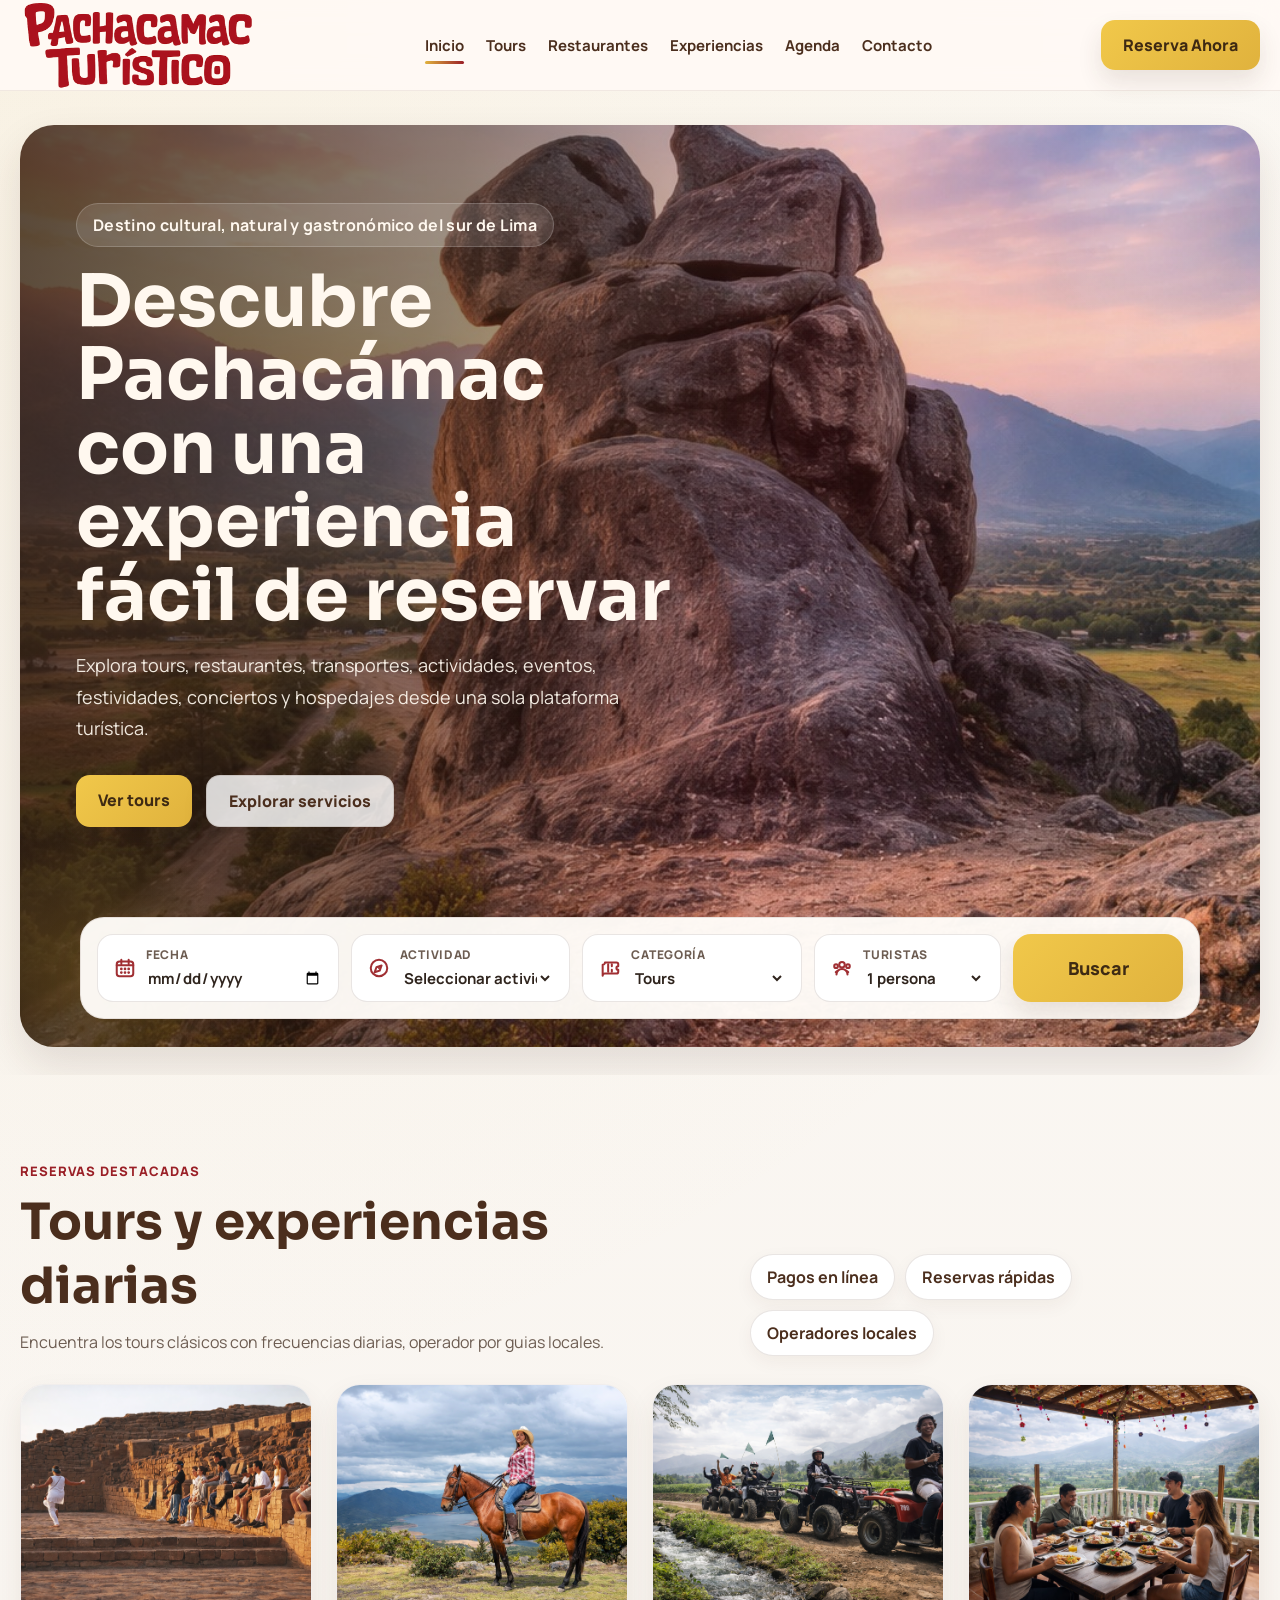
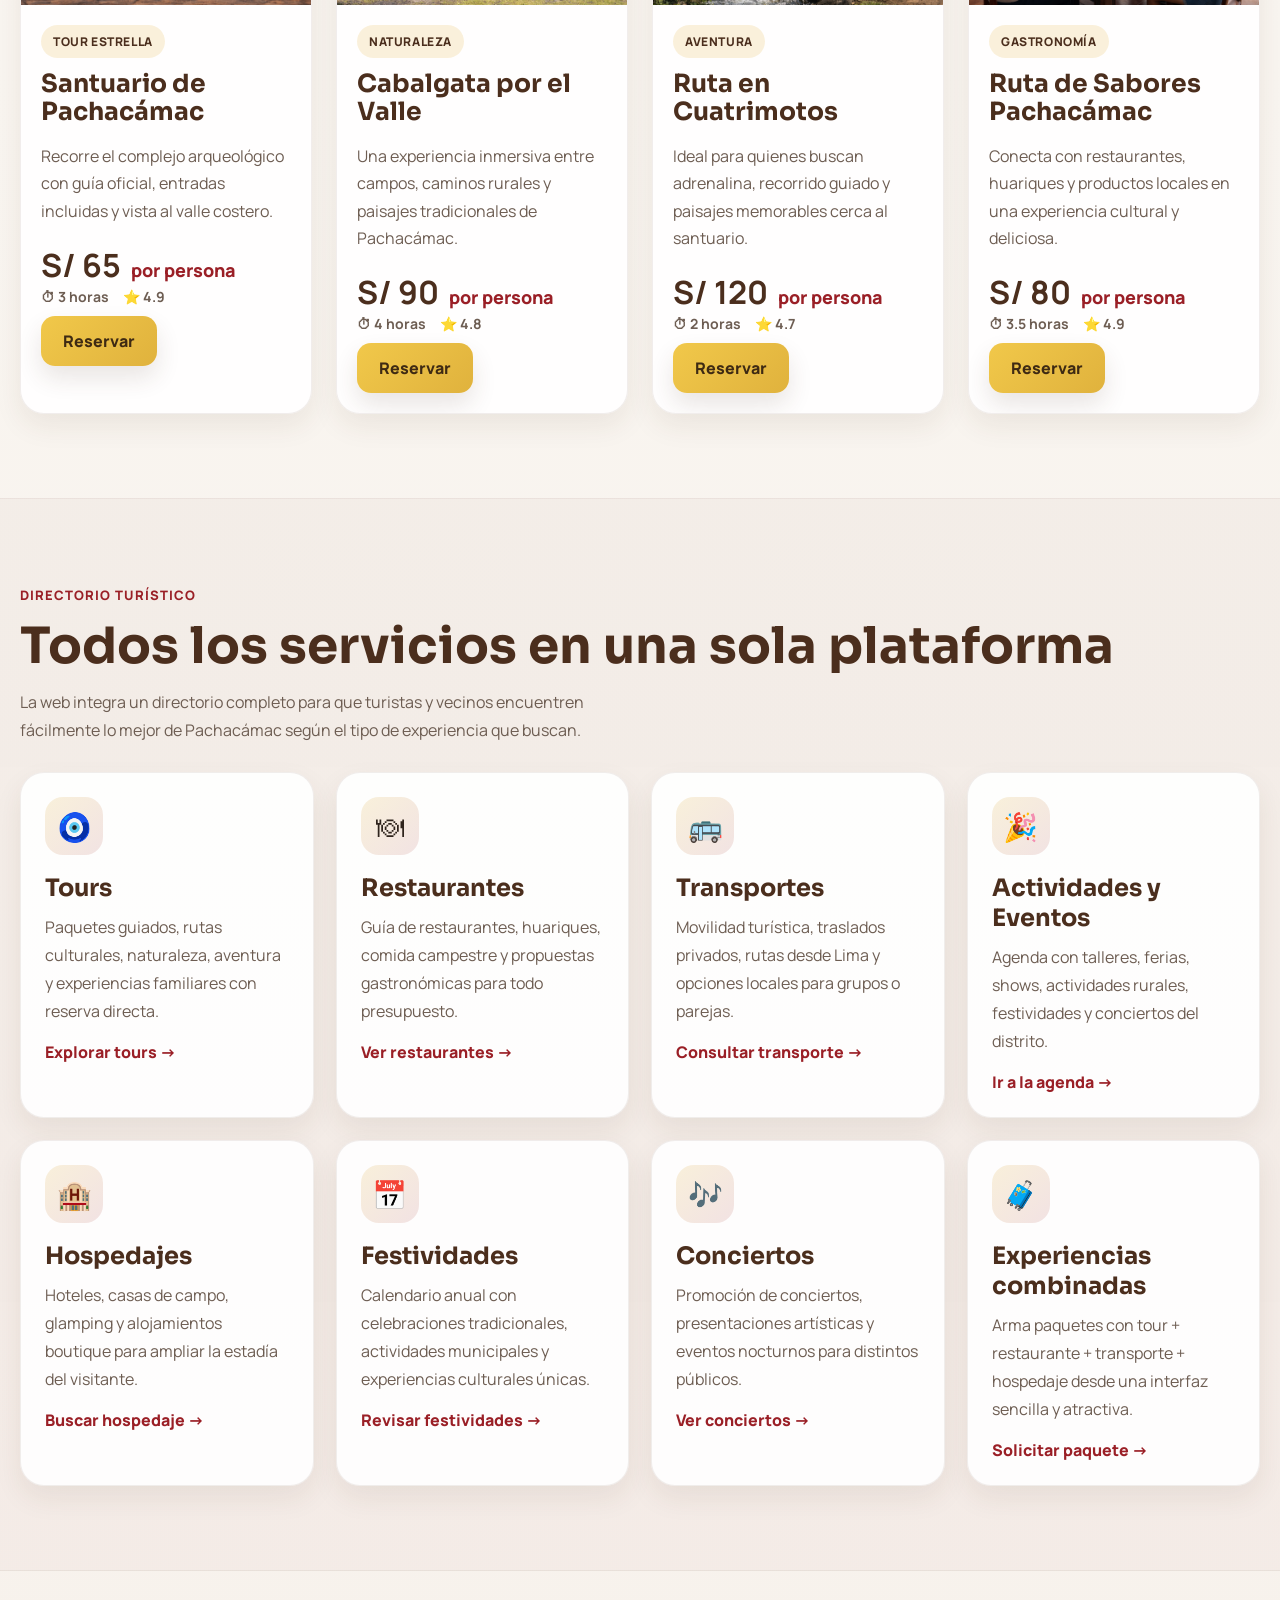
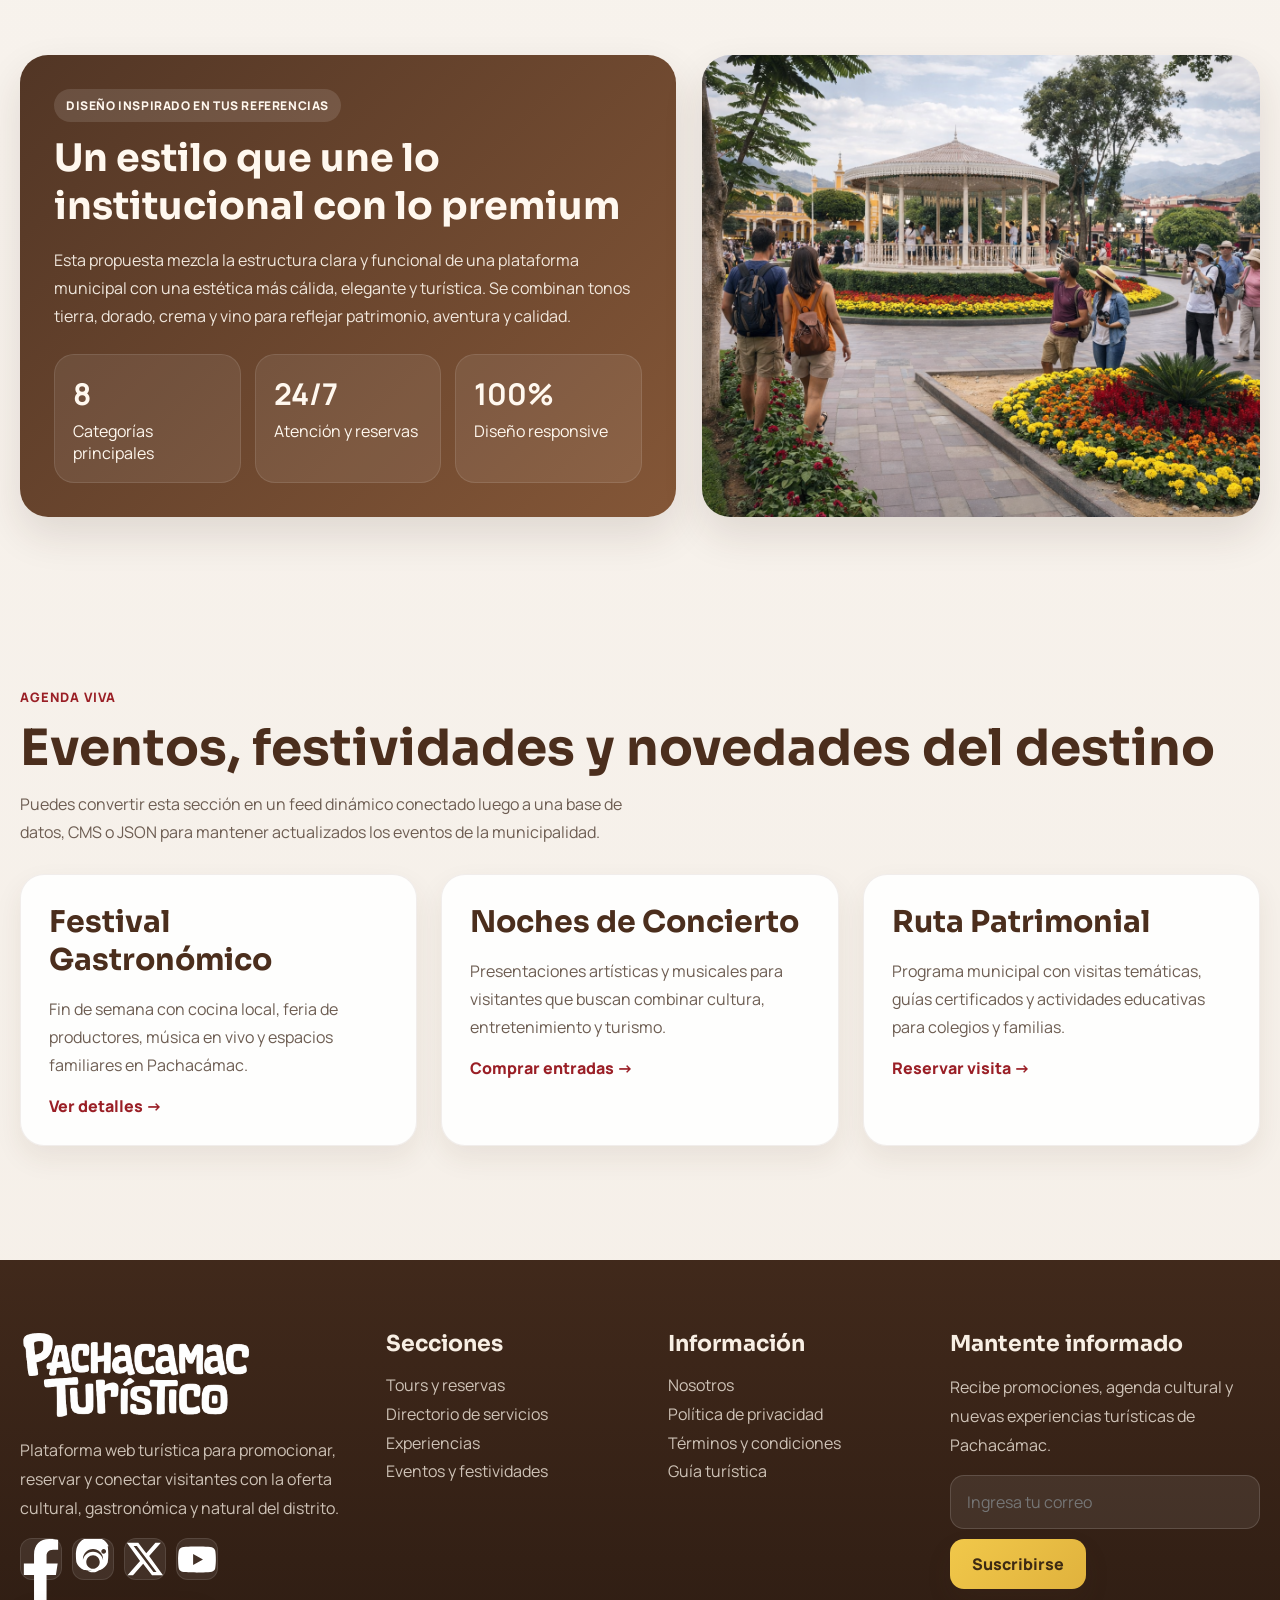
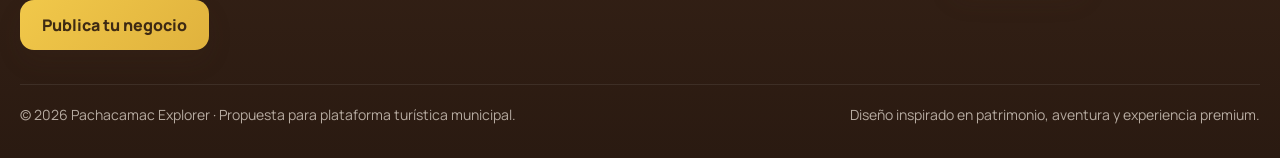
<file: index.html>
<!DOCTYPE html>
<html lang="es">
<head>
  <meta charset="UTF-8" />
  <meta name="viewport" content="width=device-width, initial-scale=1.0" />
  <title>Pachacámac Explorer | Plataforma de Turismo</title>
  <meta name="description" content="Plataforma web de turismo de la Municipalidad de Pachacámac con tours, restaurantes, transportes, actividades, eventos, festividades, conciertos y hospedajes." />
  <link rel="preconnect" href="https://fonts.googleapis.com">
  <link rel="preconnect" href="https://fonts.gstatic.com" crossorigin>
  <link href="https://fonts.googleapis.com/css2?family=Manrope:wght@400;500;600;700;800&family=Sora:wght@600;700;800&display=swap" rel="stylesheet">
  <link rel="stylesheet" href="assets/css/styles.css">
</head>
<body>
  <div id="header-placeholder"></div>

  <main>
    <section class="hero" id="inicio">
      <div class="container">
        <div class="hero-shell">
          <div class="hero-content">
            <div class="eyebrow">Destino cultural, natural y gastronómico del sur de Lima</div>
            <h1>Descubre Pachacámac con una experiencia fácil de reservar</h1>
            <p>
              Explora tours, restaurantes, transportes, actividades, eventos, festividades, conciertos y hospedajes
              desde una sola plataforma turística.
            </p>
            <div class="hero-actions">
              <a class="btn btn-primary" href="#tours">Ver tours</a>
              <a class="btn btn-secondary" href="#servicios">Explorar servicios</a>
            </div>
          </div>

          <form class="search-bar" onsubmit="handleSearch(event)">
            <div class="search-grid">
              <div class="field">
                <div class="field-icon">
                  <img src="assets/icons/calendar.svg" alt="Fecha">
                </div>
                <div class="field-content">
                  <label for="fecha">Fecha</label>
                  <input id="fecha" type="date" required>
                </div>
              </div>

              <div class="field">
                <div class="field-icon">
                  <img src="assets/icons/compass.svg" alt="Actividad">
                </div>
                <div class="field-content">
                  <label for="actividad">Actividad</label>
                  <select id="actividad" required>
                    <option value="">Seleccionar actividad</option>
                    <option>Tour arqueológico</option>
                    <option>Cabalgata</option>
                    <option>Cuatrimotos</option>
                    <option>Ruta gastronómica</option>
                    <option>Evento cultural</option>
                    <option>Hospedaje</option>
                    <option>Transporte turístico</option>
                  </select>
                </div>
              </div>

              <div class="field">
                <div class="field-icon">
                  <img src="assets/icons/ticket.svg" alt="Categoría">
                </div>
                <div class="field-content">
                  <label for="categoria">Categoría</label>
                  <select id="categoria">
                    <option>Tours</option>
                    <option>Restaurantes</option>
                    <option>Transportes</option>
                    <option>Actividades</option>
                    <option>Eventos</option>
                    <option>Festividades</option>
                    <option>Conciertos</option>
                    <option>Hospedajes</option>
                  </select>
                </div>
              </div>

              <div class="field">
                <div class="field-icon">
                  <img src="assets/icons/users.svg" alt="Turistas">
                </div>
                <div class="field-content">
                  <label for="personas">Turistas</label>
                  <select id="personas">
                    <option>1 persona</option>
                    <option>2 personas</option>
                    <option>3 personas</option>
                    <option>4 personas</option>
                    <option>5+ personas</option>
                  </select>
                </div>
              </div>

              <button class="btn btn-primary search-btn" type="submit">Buscar</button>
            </div>
          </form>
        </div>
      </div>
    </section>

    <section id="tours">
      <div class="container">
        <div class="section-head">
          <div class="section-copy">
            <span>Reservas destacadas</span>
            <h2>Tours y experiencias diarias</h2>
            <p>
              Encuentra los tours clásicos con frecuencias diarias, operador por guias locales.
            </p>
          </div>
          <div class="chips">
            <div class="chip">Pagos en línea</div>
            <div class="chip">Reservas rápidas</div>
            <div class="chip">Operadores locales</div>
          </div>
        </div>

        <div class="cards-grid">
          <article class="tour-card">
            <div class="card-image">
              <img src="assets/img/tour-santuario.png" alt="Santuario de Pachacámac" />
            </div>
            <div class="card-body">
              <span class="badge">Tour estrella</span>
              <h3 class="card-title sm">Santuario de Pachacámac</h3>
              <p class="card-text">Recorre el complejo arqueológico con guía oficial, entradas incluidas y vista al valle costero.</p>
              <div class="meta-row">
                <div>
                  <div class="price"><strong>S/ 65</strong> por persona</div>
                  <div class="mini-meta"><span>⏱ 3 horas</span><span>⭐ 4.9</span></div>
                </div>
                <a href="#contacto" class="btn btn-primary">Reservar</a>
              </div>
            </div>
          </article>

          <article class="tour-card">
            <div class="card-image">
              <img src="assets/img/tour-cabalgata.png" alt="Cabalgata por el valle" />
            </div>
            <div class="card-body">
              <span class="badge">Naturaleza</span>
              <h3 class="card-title sm">Cabalgata por el Valle</h3>
              <p class="card-text">Una experiencia inmersiva entre campos, caminos rurales y paisajes tradicionales de Pachacámac.</p>
              <div class="meta-row">
                <div>
                  <div class="price"><strong>S/ 90</strong> por persona</div>
                  <div class="mini-meta"><span>⏱ 4 horas</span><span>⭐ 4.8</span></div>
                </div>
                <a href="#contacto" class="btn btn-primary">Reservar</a>
              </div>
            </div>
          </article>

          <article class="tour-card">
            <div class="card-image">
              <img src="assets/img/tour-cuatrimotos.png" alt="Aventura en cuatrimotos" />
            </div>
            <div class="card-body">
              <span class="badge">Aventura</span>
              <h3 class="card-title sm">Ruta en Cuatrimotos</h3>
              <p class="card-text">Ideal para quienes buscan adrenalina, recorrido guiado y paisajes memorables cerca al santuario.</p>
              <div class="meta-row">
                <div>
                  <div class="price"><strong>S/ 120</strong> por persona</div>
                  <div class="mini-meta"><span>⏱ 2 horas</span><span>⭐ 4.7</span></div>
                </div>
                <a href="#contacto" class="btn btn-primary">Reservar</a>
              </div>
            </div>
          </article>

          <article class="tour-card">
            <div class="card-image">
              <img src="assets/img/tour-gastronomia.png" alt="Gastronomía local" />
            </div>
            <div class="card-body">
              <span class="badge">Gastronomía</span>
              <h3 class="card-title sm">Ruta de Sabores Pachacámac</h3>
              <p class="card-text">Conecta con restaurantes, huariques y productos locales en una experiencia cultural y deliciosa.</p>
              <div class="meta-row">
                <div>
                  <div class="price"><strong>S/ 80</strong> por persona</div>
                  <div class="mini-meta"><span>⏱ 3.5 horas</span><span>⭐ 4.9</span></div>
                </div>
                <a href="#contacto" class="btn btn-primary">Reservar</a>
              </div>
            </div>
          </article>
        </div>
      </div>
    </section>

    <section class="services-wrap" id="servicios">
      <div class="container">
        <div class="section-head">
          <div class="section-copy">
            <span>Directorio turístico</span>
            <h2>Todos los servicios en una sola plataforma</h2>
            <p>
              La web integra un directorio completo para que turistas y vecinos encuentren fácilmente lo mejor de
              Pachacámac según el tipo de experiencia que buscan.
            </p>
          </div>
        </div>

        <div class="services-grid">
          <article class="service-card">
            <div class="service-icon">🧿</div>
            <h3>Tours</h3>
            <p>Paquetes guiados, rutas culturales, naturaleza, aventura y experiencias familiares con reserva directa.</p>
            <a class="service-link" href="#tours">Explorar tours →</a>
          </article>

          <article class="service-card">
            <div class="service-icon">🍽</div>
            <h3>Restaurantes</h3>
            <p>Guía de restaurantes, huariques, comida campestre y propuestas gastronómicas para todo presupuesto.</p>
            <a class="service-link" href="restaurantes.html">Ver restaurantes →</a>
          </article>

          <article class="service-card">
            <div class="service-icon">🚌</div>
            <h3>Transportes</h3>
            <p>Movilidad turística, traslados privados, rutas desde Lima y opciones locales para grupos o parejas.</p>
            <a class="service-link" href="#contacto">Consultar transporte →</a>
          </article>

          <article class="service-card">
            <div class="service-icon">🎉</div>
            <h3>Actividades y Eventos</h3>
            <p>Agenda con talleres, ferias, shows, actividades rurales, festividades y conciertos del distrito.</p>
            <a class="service-link" href="#agenda">Ir a la agenda →</a>
          </article>

          <article class="service-card">
            <div class="service-icon">🏨</div>
            <h3>Hospedajes</h3>
            <p>Hoteles, casas de campo, glamping y alojamientos boutique para ampliar la estadía del visitante.</p>
            <a class="service-link" href="#contacto">Buscar hospedaje →</a>
          </article>

          <article class="service-card">
            <div class="service-icon">📅</div>
            <h3>Festividades</h3>
            <p>Calendario anual con celebraciones tradicionales, actividades municipales y experiencias culturales únicas.</p>
            <a class="service-link" href="#agenda">Revisar festividades →</a>
          </article>

          <article class="service-card">
            <div class="service-icon">🎶</div>
            <h3>Conciertos</h3>
            <p>Promoción de conciertos, presentaciones artísticas y eventos nocturnos para distintos públicos.</p>
            <a class="service-link" href="#agenda">Ver conciertos →</a>
          </article>

          <article class="service-card">
            <div class="service-icon">🧳</div>
            <h3>Experiencias combinadas</h3>
            <p>Arma paquetes con tour + restaurante + transporte + hospedaje desde una interfaz sencilla y atractiva.</p>
            <a class="service-link" href="#contacto">Solicitar paquete →</a>
          </article>
        </div>
      </div>
    </section>

    <section id="experiencias">
      <div class="container">
        <div class="experience">
          <div class="experience-panel">
            <span class="badge badge-light">Diseño inspirado en tus referencias</span>
            <h3>Un estilo que une lo institucional con lo premium</h3>
            <p>
              Esta propuesta mezcla la estructura clara y funcional de una plataforma municipal con una estética más cálida,
              elegante y turística. Se combinan tonos tierra, dorado, crema y vino para reflejar patrimonio, aventura y calidad.
            </p>
            <div class="stats">
              <div class="stat">
                <strong>8</strong>
                <span>Categorías principales</span>
              </div>
              <div class="stat">
                <strong>24/7</strong>
                <span>Atención y reservas</span>
              </div>
              <div class="stat">
                <strong>100%</strong>
                <span>Diseño responsive</span>
              </div>
            </div>
          </div>

          <div class="experience-image">
            <img src="assets/img/experiencia-pachacamac.png" alt="Turistas explorando Pachacámac" />
          </div>
        </div>
      </div>
    </section>

    <section id="agenda">
      <div class="container">
        <div class="section-head">
          <div class="section-copy">
            <span>Agenda viva</span>
            <h2>Eventos, festividades y novedades del destino</h2>
            <p>
              Puedes convertir esta sección en un feed dinámico conectado luego a una base de datos, CMS o JSON para mantener
              actualizados los eventos de la municipalidad.
            </p>
          </div>
        </div>

        <div class="info-grid">
          <article class="info-card">
            <h3>Festival Gastronómico</h3>
            <p>Fin de semana con cocina local, feria de productores, música en vivo y espacios familiares en Pachacámac.</p>
            <a class="service-link" href="#contacto">Ver detalles →</a>
          </article>

          <article class="info-card">
            <h3>Noches de Concierto</h3>
            <p>Presentaciones artísticas y musicales para visitantes que buscan combinar cultura, entretenimiento y turismo.</p>
            <a class="service-link" href="#contacto">Comprar entradas →</a>
          </article>

          <article class="info-card">
            <h3>Ruta Patrimonial</h3>
            <p>Programa municipal con visitas temáticas, guías certificados y actividades educativas para colegios y familias.</p>
            <a class="service-link" href="#contacto">Reservar visita →</a>
          </article>
        </div>
      </div>
    </section>
  </main>

  <div id="footer-placeholder"></div>

  <script>
    async function loadComponent(id, file) {
      const response = await fetch(file);
      const html = await response.text();
      document.getElementById(id).innerHTML = html;
    }

    function initHeaderMenu() {
      const navToggle = document.getElementById('navToggle');
      const mainMenu = document.getElementById('mainMenu');

      if (navToggle && mainMenu) {
        navToggle.addEventListener('click', () => {
          const isOpen = mainMenu.classList.toggle('is-open');
          navToggle.classList.toggle('is-open', isOpen);
          navToggle.setAttribute('aria-expanded', String(isOpen));
        });

        mainMenu.querySelectorAll('a').forEach(link => {
          link.addEventListener('click', () => {
            mainMenu.classList.remove('is-open');
            navToggle.classList.remove('is-open');
            navToggle.setAttribute('aria-expanded', 'false');
          });
        });
      }
    }

    function openBusinessModal() {
      const modal = document.getElementById('businessModal');
      if (!modal) return;
      modal.classList.add('is-active');
      document.body.classList.add('modal-open');
    }

    function closeBusinessModal() {
      const modal = document.getElementById('businessModal');
      if (!modal) return;
      modal.classList.remove('is-active');
      document.body.classList.remove('modal-open');
    }

    function submitBusinessForm(event) {
      event.preventDefault();

      const form = event.target;
      const businessName = form.businessName.value;
      const businessCategory = form.businessCategory.value;
      const businessOwner = form.businessOwner.value;

      alert(
        'Gracias por inscribir tu negocio.\n\n' +
        'Negocio: ' + businessName + '\n' +
        'Categoría: ' + businessCategory + '\n' +
        'Responsable: ' + businessOwner + '\n\n' +
        'Tu solicitud fue registrada correctamente.'
      );

      form.reset();
      closeBusinessModal();
    }

    function initBusinessModal() {
      document.addEventListener('click', function(event) {
        const modal = document.getElementById('businessModal');
        if (event.target === modal) {
          closeBusinessModal();
        }
      });

      document.addEventListener('keydown', function(event) {
        if (event.key === 'Escape') {
          closeBusinessModal();
        }
      });
    }

    function handleSearch(event) {
      event.preventDefault();
      const fecha = document.getElementById('fecha').value;
      const actividad = document.getElementById('actividad').value;
      const categoria = document.getElementById('categoria').value;
      const personas = document.getElementById('personas').value;

      const resumen = `Búsqueda realizada:\n\nFecha: ${fecha || 'No definida'}\nActividad: ${actividad || 'No definida'}\nCategoría: ${categoria}\nTuristas: ${personas}`;
      alert(resumen);
    }

    Promise.all([
      loadComponent('header-placeholder', 'components/header.html'),
      loadComponent('footer-placeholder', 'components/footer.html')
    ]).then(() => {
      initHeaderMenu();
      initBusinessModal();
    }).catch(error => {
      console.error('Error cargando componentes:', error);
    });
  </script>
</body>
</html>
</file>
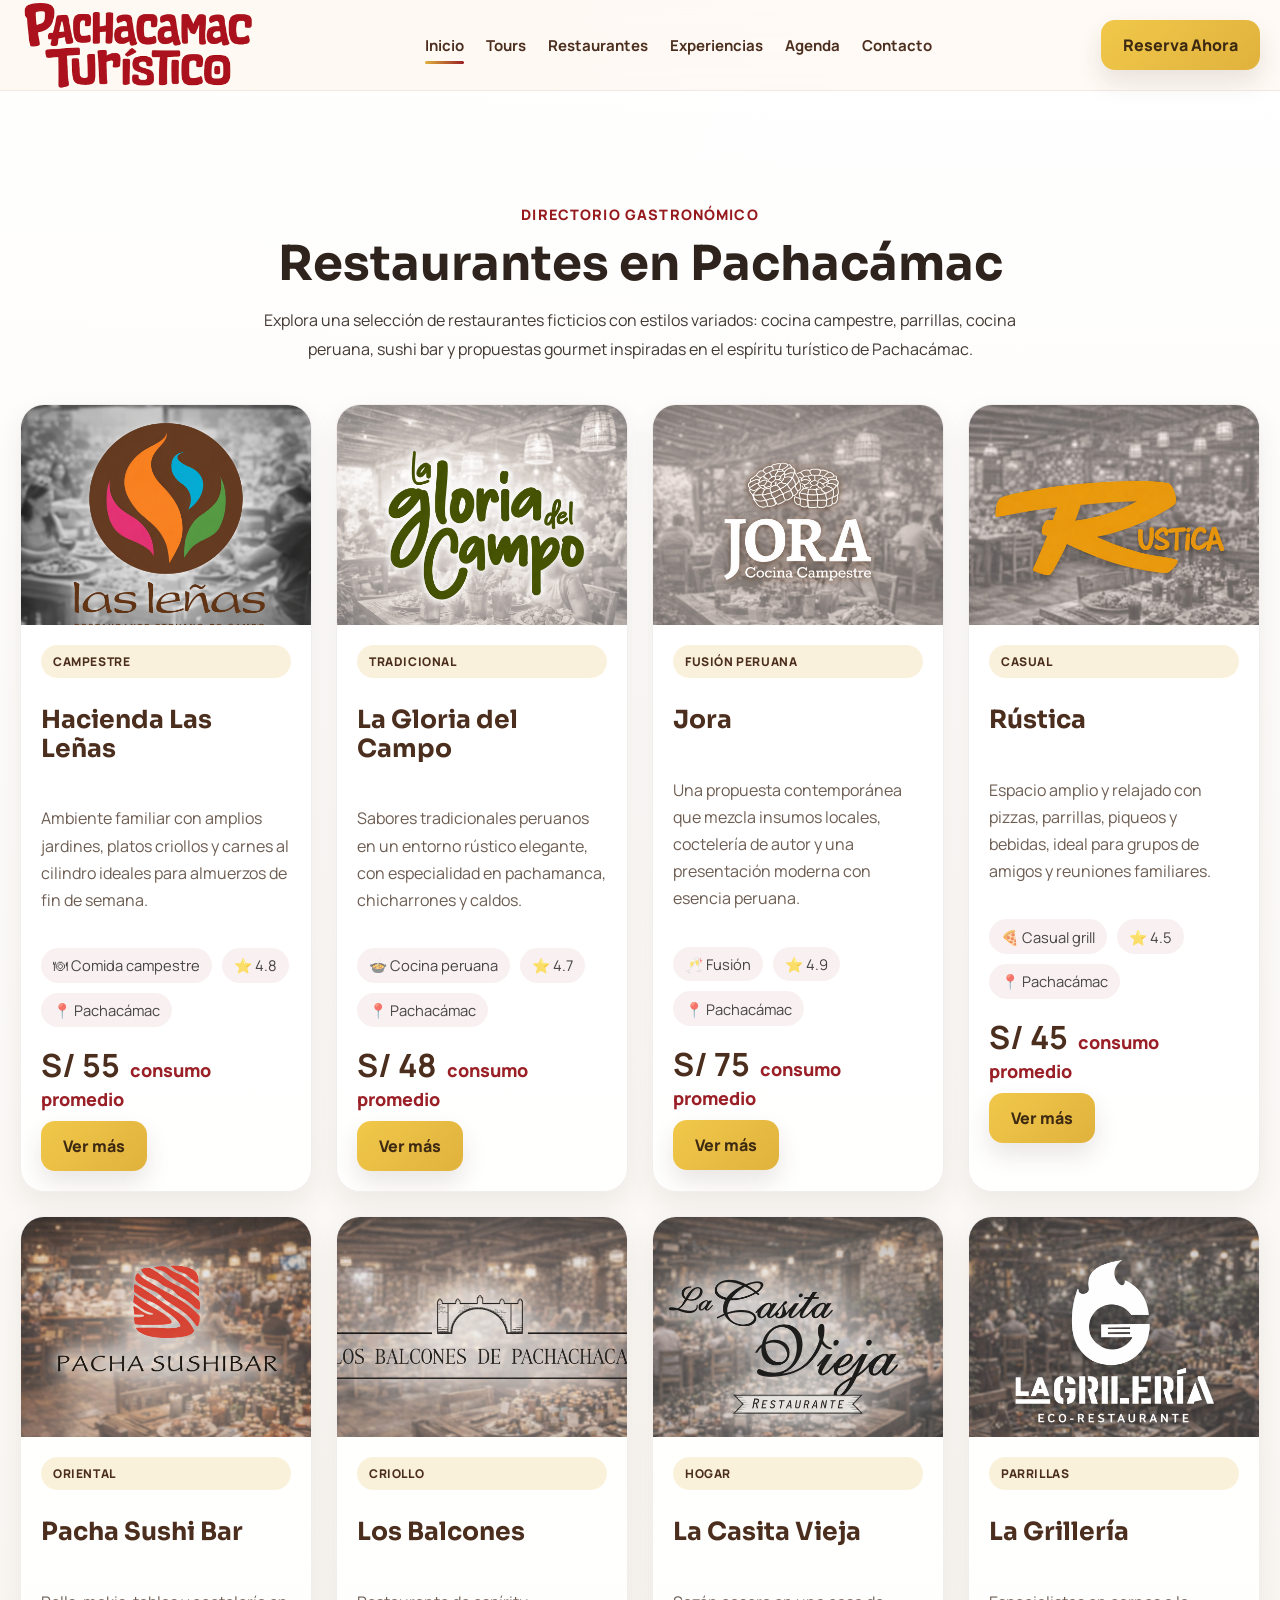
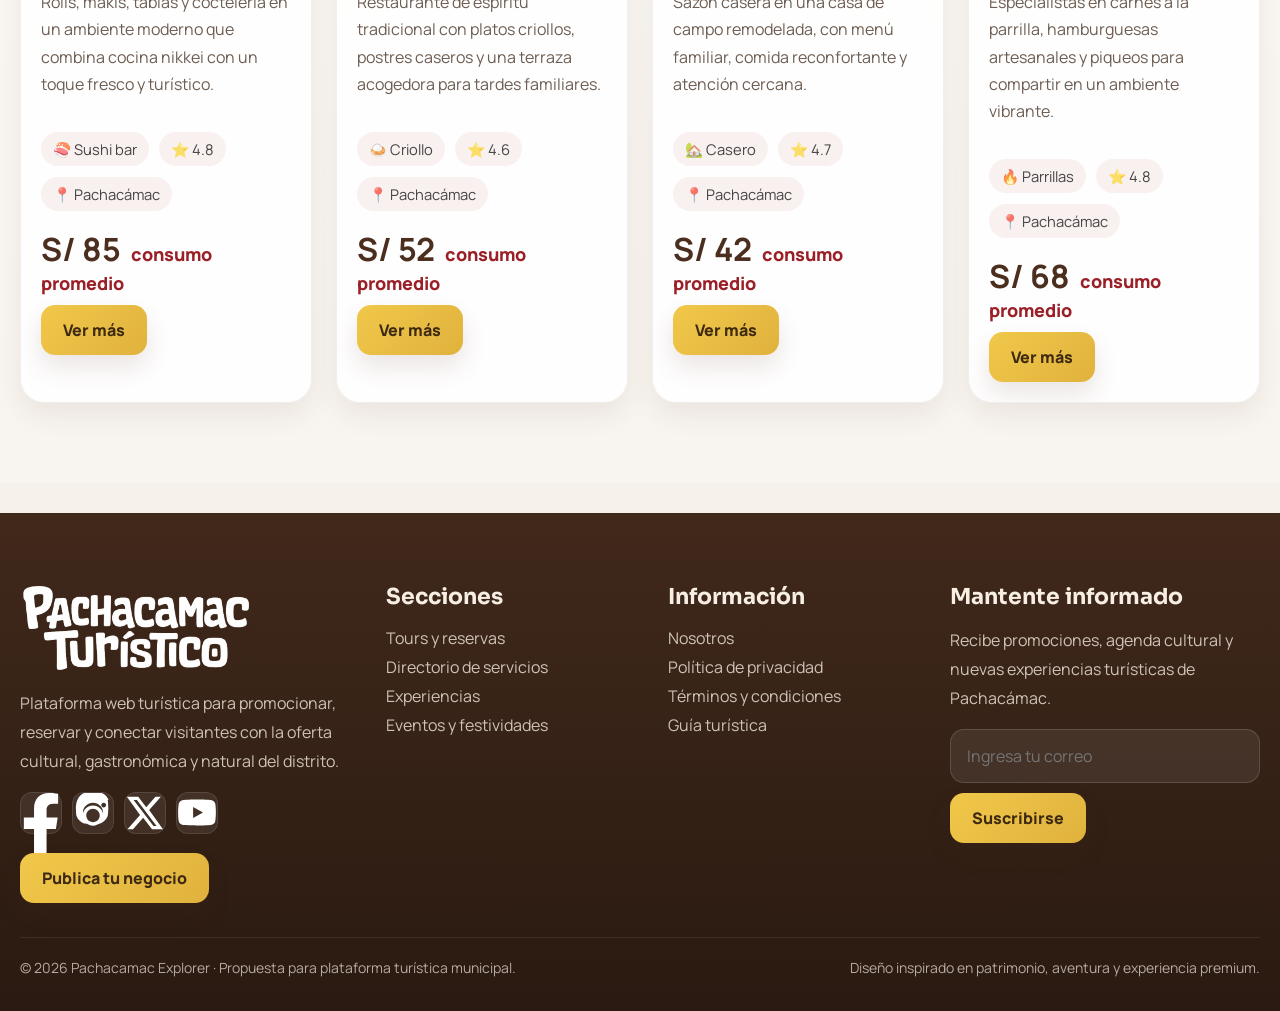
<file: restaurantes.html>
<!DOCTYPE html>
<html lang="es">
<head>
  <meta charset="UTF-8" />
  <meta name="viewport" content="width=device-width, initial-scale=1.0" />
  <title>Restaurantes | Pachacámac Explorer</title>
  <meta name="description" content="Descubre restaurantes en Pachacámac: comida campestre, gourmet, sushi, parrillas y experiencias gastronómicas para todos los gustos." />
  <link rel="preconnect" href="https://fonts.googleapis.com">
  <link rel="preconnect" href="https://fonts.gstatic.com" crossorigin>
  <link href="https://fonts.googleapis.com/css2?family=Manrope:wght@400;500;600;700;800&family=Sora:wght@600;700;800&display=swap" rel="stylesheet">
  <link rel="stylesheet" href="assets/css/styles.css">
</head>
<body>
  <div id="header-placeholder"></div>

  <main>
    <section class="inner-page restaurants-page" id="restaurantes">
      <div class="container">
        <div class="page-head">
          <span>Directorio gastronómico</span>
          <h1>Restaurantes en Pachacámac</h1>
          <p>
            Explora una selección de restaurantes ficticios con estilos variados: cocina campestre, parrillas,
            cocina peruana, sushi bar y propuestas gourmet inspiradas en el espíritu turístico de Pachacámac.
          </p>
        </div>

        <div class="cards-grid restaurants-grid">
          <article class="tour-card restaurant-card">
            <div class="card-image">
              <img src="assets/img/restaurante-hacienda-las-lenas.png" alt="Hacienda Las Leñas">
            </div>
            <div class="card-body">
              <span class="badge">Campestre</span>
              <h3 class="card-title sm">Hacienda Las Leñas</h3>
              <p class="card-text">Ambiente familiar con amplios jardines, platos criollos y carnes al cilindro ideales para almuerzos de fin de semana.</p>
              <div class="restaurant-meta">
                <span>🍽 Comida campestre</span>
                <span>⭐ 4.8</span>
                <span>📍 Pachacámac</span>
              </div>
              <div class="meta-row">
                <div class="price"><strong>S/ 55</strong> consumo promedio</div>
                <button
                  class="btn btn-primary"
                  type="button"
                  onclick="openRestaurantModal({
                    nombre: 'Hacienda Las Leñas',
                    categoria: 'Campestre',
                    descripcion: 'Restaurante campestre ideal para familias, con platos criollos, carnes al cilindro y amplias áreas verdes.',
                    whatsapp: '51987654321',
                    web: 'https://www.haciendalaslenas.pe',
                    carta: 'assets/docs/carta-hacienda-las-lenas.pdf',
                    direccion: 'Av. Los Huertos 245, Pachacámac',
                    maps: 'https://www.google.com/maps/search/?api=1&query=Av.+Los+Huertos+245,+Pachacamac',
                    horario: 'Lunes a domingo · 12:00 p.m. a 7:00 p.m.'
                  })"
                >
                  Ver más
                </button>
              </div>
            </div>
          </article>

          <article class="tour-card restaurant-card">
            <div class="card-image">
              <img src="assets/img/restaurante-la-gloria-del-campo.png" alt="La Gloria del Campo">
            </div>
            <div class="card-body">
              <span class="badge">Tradicional</span>
              <h3 class="card-title sm">La Gloria del Campo</h3>
              <p class="card-text">Sabores tradicionales peruanos en un entorno rústico elegante, con especialidad en pachamanca, chicharrones y caldos.</p>
              <div class="restaurant-meta">
                <span>🍲 Cocina peruana</span>
                <span>⭐ 4.7</span>
                <span>📍 Pachacámac</span>
              </div>
              <div class="meta-row">
                <div class="price"><strong>S/ 48</strong> consumo promedio</div>
                <button
                  class="btn btn-primary"
                  type="button"
                  onclick="openRestaurantModal({
                    nombre: 'La Gloria del Campo',
                    categoria: 'Tradicional',
                    descripcion: 'Espacio de cocina tradicional peruana con especialidad en pachamanca, caldos y platos criollos.',
                    whatsapp: '51981234567',
                    web: 'https://www.lagloriadelcampo.pe',
                    carta: 'assets/docs/carta-la-gloria-del-campo.pdf',
                    direccion: 'Camino Real 118, Pachacámac',
                    maps: 'https://www.google.com/maps/search/?api=1&query=Camino+Real+118,+Pachacamac',
                    horario: 'Martes a domingo · 11:30 a.m. a 6:30 p.m.'
                  })"
                >
                  Ver más
                </button>
              </div>
            </div>
          </article>

          <article class="tour-card restaurant-card">
            <div class="card-image">
              <img src="assets/img/restaurante-jora.png" alt="Jora">
            </div>
            <div class="card-body">
              <span class="badge">Fusión peruana</span>
              <h3 class="card-title sm">Jora</h3>
              <p class="card-text">Una propuesta contemporánea que mezcla insumos locales, coctelería de autor y una presentación moderna con esencia peruana.</p>
              <div class="restaurant-meta">
                <span>🥂 Fusión</span>
                <span>⭐ 4.9</span>
                <span>📍 Pachacámac</span>
              </div>
              <div class="meta-row">
                <div class="price"><strong>S/ 75</strong> consumo promedio</div>
                <button
                  class="btn btn-primary"
                  type="button"
                  onclick="openRestaurantModal({
                    nombre: 'Jora',
                    categoria: 'Fusión peruana',
                    descripcion: 'Concepto moderno con cocina peruana contemporánea, coctelería de autor y ambiente elegante.',
                    whatsapp: '51983456789',
                    web: 'https://www.jora.pe',
                    carta: 'assets/docs/carta-jora.pdf',
                    direccion: 'Calle Los Molinos 56, Pachacámac',
                    maps: 'https://www.google.com/maps/search/?api=1&query=Calle+Los+Molinos+56,+Pachacamac',
                    horario: 'Miércoles a lunes · 1:00 p.m. a 10:00 p.m.'
                  })"
                >
                  Ver más
                </button>
              </div>
            </div>
          </article>

          <article class="tour-card restaurant-card">
            <div class="card-image">
              <img src="assets/img/restaurante-rustica.png" alt="Rústica">
            </div>
            <div class="card-body">
              <span class="badge">Casual</span>
              <h3 class="card-title sm">Rústica</h3>
              <p class="card-text">Espacio amplio y relajado con pizzas, parrillas, piqueos y bebidas, ideal para grupos de amigos y reuniones familiares.</p>
              <div class="restaurant-meta">
                <span>🍕 Casual grill</span>
                <span>⭐ 4.5</span>
                <span>📍 Pachacámac</span>
              </div>
              <div class="meta-row">
                <div class="price"><strong>S/ 45</strong> consumo promedio</div>
                <button
                  class="btn btn-primary"
                  type="button"
                  onclick="openRestaurantModal({
                    nombre: 'Rústica',
                    categoria: 'Casual',
                    descripcion: 'Lugar amplio y relajado con pizzas, parrillas, piqueos y bebidas para reuniones sociales.',
                    whatsapp: '51987600112',
                    web: 'https://www.rustica.pe',
                    carta: 'assets/docs/carta-rustica.pdf',
                    direccion: 'Av. Principal 890, Pachacámac',
                    maps: 'https://www.google.com/maps/search/?api=1&query=Av.+Principal+890,+Pachacamac',
                    horario: 'Lunes a domingo · 1:00 p.m. a 11:00 p.m.'
                  })"
                >
                  Ver más
                </button>
              </div>
            </div>
          </article>

          <article class="tour-card restaurant-card">
            <div class="card-image">
              <img src="assets/img/restaurante-pacha-sushi-bar.png" alt="Pacha Sushi Bar">
            </div>
            <div class="card-body">
              <span class="badge">Oriental</span>
              <h3 class="card-title sm">Pacha Sushi Bar</h3>
              <p class="card-text">Rolls, makis, tablas y coctelería en un ambiente moderno que combina cocina nikkei con un toque fresco y turístico.</p>
              <div class="restaurant-meta">
                <span>🍣 Sushi bar</span>
                <span>⭐ 4.8</span>
                <span>📍 Pachacámac</span>
              </div>
              <div class="meta-row">
                <div class="price"><strong>S/ 85</strong> consumo promedio</div>
                <button
                  class="btn btn-primary"
                  type="button"
                  onclick="openRestaurantModal({
                    nombre: 'Pacha Sushi Bar',
                    categoria: 'Oriental',
                    descripcion: 'Sushi bar de estilo nikkei con makis, rolls especiales, coctelería y ambiente moderno.',
                    whatsapp: '51984455667',
                    web: 'https://www.pachasushibar.pe',
                    carta: 'assets/docs/carta-pacha-sushi-bar.pdf',
                    direccion: 'Calle del Sol 77, Pachacámac',
                    maps: 'https://www.google.com/maps/search/?api=1&query=Calle+del+Sol+77,+Pachacamac',
                    horario: 'Lunes a domingo · 2:00 p.m. a 11:00 p.m.'
                  })"
                >
                  Ver más
                </button>
              </div>
            </div>
          </article>

          <article class="tour-card restaurant-card">
            <div class="card-image">
              <img src="assets/img/restaurante-los-balcones.png" alt="Los Balcones">
            </div>
            <div class="card-body">
              <span class="badge">Criollo</span>
              <h3 class="card-title sm">Los Balcones</h3>
              <p class="card-text">Restaurante de espíritu tradicional con platos criollos, postres caseros y una terraza acogedora para tardes familiares.</p>
              <div class="restaurant-meta">
                <span>🍛 Criollo</span>
                <span>⭐ 4.6</span>
                <span>📍 Pachacámac</span>
              </div>
              <div class="meta-row">
                <div class="price"><strong>S/ 52</strong> consumo promedio</div>
                <button
                  class="btn btn-primary"
                  type="button"
                  onclick="openRestaurantModal({
                    nombre: 'Los Balcones',
                    categoria: 'Criollo',
                    descripcion: 'Restaurante criollo con terraza, postres caseros y ambiente tradicional para compartir en familia.',
                    whatsapp: '51981199887',
                    web: 'https://www.losbalcones.pe',
                    carta: 'assets/docs/carta-los-balcones.pdf',
                    direccion: 'Jr. Las Flores 230, Pachacámac',
                    maps: 'https://www.google.com/maps/search/?api=1&query=Jr.+Las+Flores+230,+Pachacamac',
                    horario: 'Martes a domingo · 12:00 p.m. a 8:00 p.m.'
                  })"
                >
                  Ver más
                </button>
              </div>
            </div>
          </article>

          <article class="tour-card restaurant-card">
            <div class="card-image">
              <img src="assets/img/restaurante-la-casita-vieja.png" alt="La Casita Vieja">
            </div>
            <div class="card-body">
              <span class="badge">Hogar</span>
              <h3 class="card-title sm">La Casita Vieja</h3>
              <p class="card-text">Sazón casera en una casa de campo remodelada, con menú familiar, comida reconfortante y atención cercana.</p>
              <div class="restaurant-meta">
                <span>🏡 Casero</span>
                <span>⭐ 4.7</span>
                <span>📍 Pachacámac</span>
              </div>
              <div class="meta-row">
                <div class="price"><strong>S/ 42</strong> consumo promedio</div>
                <button
                  class="btn btn-primary"
                  type="button"
                  onclick="openRestaurantModal({
                    nombre: 'La Casita Vieja',
                    categoria: 'Hogar',
                    descripcion: 'Casa de campo remodelada con comida casera, menú familiar y atención cálida.',
                    whatsapp: '51982233445',
                    web: 'https://www.lacasitavieja.pe',
                    carta: 'assets/docs/carta-la-casita-vieja.pdf',
                    direccion: 'Pasaje Antiguo 19, Pachacámac',
                    maps: 'https://www.google.com/maps/search/?api=1&query=Pasaje+Antiguo+19,+Pachacamac',
                    horario: 'Lunes a sábado · 12:30 p.m. a 6:00 p.m.'
                  })"
                >
                  Ver más
                </button>
              </div>
            </div>
          </article>

          <article class="tour-card restaurant-card">
            <div class="card-image">
              <img src="assets/img/restaurante-la-grilleria.png" alt="La Grillería">
            </div>
            <div class="card-body">
              <span class="badge">Parrillas</span>
              <h3 class="card-title sm">La Grillería</h3>
              <p class="card-text">Especialistas en carnes a la parrilla, hamburguesas artesanales y piqueos para compartir en un ambiente vibrante.</p>
              <div class="restaurant-meta">
                <span>🔥 Parrillas</span>
                <span>⭐ 4.8</span>
                <span>📍 Pachacámac</span>
              </div>
              <div class="meta-row">
                <div class="price"><strong>S/ 68</strong> consumo promedio</div>
                <button
                  class="btn btn-primary"
                  type="button"
                  onclick="openRestaurantModal({
                    nombre: 'La Grillería',
                    categoria: 'Parrillas',
                    descripcion: 'Especialistas en carnes a la parrilla, hamburguesas artesanales y piqueos para compartir.',
                    whatsapp: '51987766554',
                    web: 'https://www.lagrilleria.pe',
                    carta: 'assets/docs/carta-la-grilleria.pdf',
                    direccion: 'Av. Los Manantiales 510, Pachacámac',
                    maps: 'https://www.google.com/maps/search/?api=1&query=Av.+Los+Manantiales+510,+Pachacamac',
                    horario: 'Miércoles a lunes · 1:00 p.m. a 10:00 p.m.'
                  })"
                >
                  Ver más
                </button>
              </div>
            </div>
          </article>
        </div>
      </div>
    </section>
  </main>

  <div id="footer-placeholder"></div>

  <div class="modal-overlay" id="restaurantModal">
    <div class="modal-box" role="dialog" aria-modal="true" aria-labelledby="modalRestaurantTitle">
      <button class="modal-close" type="button" aria-label="Cerrar" onclick="closeRestaurantModal()">×</button>

      <div class="modal-content">
        <span class="modal-badge" id="modalRestaurantCategory">Categoría</span>
        <h2 id="modalRestaurantTitle">Nombre del restaurante</h2>
        <p class="modal-description" id="modalRestaurantDescription"></p>

        <div class="modal-info-grid">
          <div class="modal-info-card">
            <h4>WhatsApp</h4>
            <p id="modalRestaurantWhatsappText"></p>
            <a id="modalRestaurantWhatsapp" href="#" target="_blank" rel="noopener noreferrer">Escribir por WhatsApp</a>
          </div>

          <div class="modal-info-card">
            <h4>Página web</h4>
            <p id="modalRestaurantWebText"></p>
            <a id="modalRestaurantWeb" href="#" target="_blank" rel="noopener noreferrer">Visitar sitio web</a>
          </div>

          <div class="modal-info-card">
            <h4>Carta PDF</h4>
            <p>Consulta el menú completo del restaurante.</p>
            <a id="modalRestaurantCarta" href="#" target="_blank" rel="noopener noreferrer">Abrir carta PDF</a>
          </div>

          <div class="modal-info-card">
            <h4>Dirección</h4>
            <p id="modalRestaurantAddress"></p>
            <a id="modalRestaurantMaps" href="#" target="_blank" rel="noopener noreferrer">Cómo llegar con Maps</a>
          </div>
        </div>

        <div class="modal-extra">
          <div>
            <strong>Horario:</strong>
            <span id="modalRestaurantSchedule"></span>
          </div>
        </div>
      </div>
    </div>
  </div>

  <script>
    async function loadComponent(id, file) {
      const response = await fetch(file);
      const html = await response.text();
      document.getElementById(id).innerHTML = html;
    }

    function initHeaderMenu() {
      const navToggle = document.getElementById('navToggle');
      const mainMenu = document.getElementById('mainMenu');

      if (navToggle && mainMenu) {
        navToggle.addEventListener('click', () => {
          const isOpen = mainMenu.classList.toggle('is-open');
          navToggle.classList.toggle('is-open', isOpen);
          navToggle.setAttribute('aria-expanded', String(isOpen));
        });

        mainMenu.querySelectorAll('a').forEach(link => {
          link.addEventListener('click', () => {
            mainMenu.classList.remove('is-open');
            navToggle.classList.remove('is-open');
            navToggle.setAttribute('aria-expanded', 'false');
          });
        });
      }
    }

    function openRestaurantModal(data) {
      const modal = document.getElementById('restaurantModal');

      document.getElementById('modalRestaurantCategory').textContent = data.categoria;
      document.getElementById('modalRestaurantTitle').textContent = data.nombre;
      document.getElementById('modalRestaurantDescription').textContent = data.descripcion;

      document.getElementById('modalRestaurantWhatsappText').textContent = '+' + data.whatsapp;
      document.getElementById('modalRestaurantWhatsapp').href = 'https://wa.me/' + data.whatsapp;

      document.getElementById('modalRestaurantWebText').textContent = data.web;
      document.getElementById('modalRestaurantWeb').href = data.web;

      document.getElementById('modalRestaurantCarta').href = data.carta;

      document.getElementById('modalRestaurantAddress').textContent = data.direccion;
      document.getElementById('modalRestaurantMaps').href = data.maps;

      document.getElementById('modalRestaurantSchedule').textContent = data.horario;

      modal.classList.add('is-active');
      document.body.classList.add('modal-open');
    }

    function closeRestaurantModal() {
      const modal = document.getElementById('restaurantModal');
      modal.classList.remove('is-active');
      document.body.classList.remove('modal-open');
    }

    function initRestaurantModal() {
      document.addEventListener('click', function(event) {
        const modal = document.getElementById('restaurantModal');
        if (event.target === modal) {
          closeRestaurantModal();
        }
      });

      document.addEventListener('keydown', function(event) {
        if (event.key === 'Escape') {
          closeRestaurantModal();
        }
      });
    }

    function openBusinessModal() {
      const modal = document.getElementById('businessModal');
      if (!modal) return;
      modal.classList.add('is-active');
      document.body.classList.add('modal-open');
    }

    function closeBusinessModal() {
      const modal = document.getElementById('businessModal');
      if (!modal) return;
      modal.classList.remove('is-active');
      document.body.classList.remove('modal-open');
    }

    function submitBusinessForm(event) {
      event.preventDefault();

      const form = event.target;
      const businessName = form.businessName.value;
      const businessCategory = form.businessCategory.value;
      const businessOwner = form.businessOwner.value;

      alert(
        'Gracias por inscribir tu negocio.\n\n' +
        'Negocio: ' + businessName + '\n' +
        'Categoría: ' + businessCategory + '\n' +
        'Responsable: ' + businessOwner + '\n\n' +
        'Tu solicitud fue registrada correctamente.'
      );

      form.reset();
      closeBusinessModal();
    }

    function initBusinessModal() {
      document.addEventListener('click', function(event) {
        const modal = document.getElementById('businessModal');
        if (event.target === modal) {
          closeBusinessModal();
        }
      });

      document.addEventListener('keydown', function(event) {
        if (event.key === 'Escape') {
          closeBusinessModal();
        }
      });
    }

    Promise.all([
      loadComponent('header-placeholder', 'components/header.html'),
      loadComponent('footer-placeholder', 'components/footer.html')
    ]).then(() => {
      initHeaderMenu();
      initRestaurantModal();
      initBusinessModal();
    }).catch(error => {
      console.error('Error cargando componentes:', error);
    });
  </script>
</body>
</html>
</file>
<file: assets/css/styles.css>
:root {
  --bg: #f7f3ee;
  --surface: #fffdfb;
  --surface-soft: #f1e7dc;
  --text: #2f241d;
  --muted: #6d5d52;
  --brand: #7d4d2c;
  --brand-dark: #4b2e1d;
  --brand-light: #a56a3f;
  --gold: #e0b23d;
  --gold-strong: #f1c84a;
  --red: #9a1f26;
  --line: rgba(75, 46, 29, 0.12);
  --shadow: 0 18px 40px rgba(60, 36, 21, 0.12);
  --radius-xl: 28px;
  --radius-lg: 20px;
  --radius-md: 14px;
  --max: 1240px;
}

* {
  box-sizing: border-box;
}

html {
  scroll-behavior: smooth;
}

body {
  margin: 0;
  font-family: "Manrope", system-ui, sans-serif;
  color: var(--text);
  background:
    radial-gradient(circle at top left, rgba(224, 178, 61, 0.09), transparent 28%),
    linear-gradient(180deg, #fbf8f4 0%, #f5efe8 100%);
}

img {
  max-width: 100%;
  display: block;
}

a {
  color: inherit;
  text-decoration: none;
}

button,
input,
select {
  font: inherit;
}

.container {
  width: min(calc(100% - 32px), var(--max));
  margin: 0 auto;
}

.topbar {
  position: sticky;
  top: 0;
  z-index: 1000;
  backdrop-filter: blur(14px);
  background: rgba(255, 250, 245, 0.88);
  border-bottom: 1px solid rgba(75, 46, 29, 0.08);
}

.nav {
  min-height: 84px;
  display: flex;
  align-items: center;
  justify-content: space-between;
  gap: 24px;
  position: relative;
}

.nav-toggle {
  display: none;
  width: 52px;
  height: 52px;
  border: 1px solid rgba(75, 46, 29, 0.12);
  border-radius: 14px;
  background: rgba(255, 255, 255, 0.9);
  align-items: center;
  justify-content: center;
  flex-direction: column;
  gap: 5px;
  cursor: pointer;
  box-shadow: 0 10px 22px rgba(75, 46, 29, 0.1);
}

.nav-toggle span {
  display: block;
  width: 22px;
  height: 2.5px;
  border-radius: 999px;
  background: var(--brand-dark);
  transition: 0.25s ease;
}

.nav-toggle.is-open span:nth-child(1) {
  transform: translateY(7px) rotate(45deg);
}

.nav-toggle.is-open span:nth-child(2) {
  opacity: 0;
}

.nav-toggle.is-open span:nth-child(3) {
  transform: translateY(-8px) rotate(-45deg);
}

.brand {
  display: flex;
  align-items: center;
}

.brand-logo-only {
  line-height: 0;
}

.brand-logo {
  height: 90px;
  width: auto;
  display: block;
  object-fit: contain;
}

.menu {
  display: flex;
  align-items: center;
  gap: 22px;
  flex-wrap: wrap;
  justify-content: center;
}

.menu a {
  color: var(--brand-dark);
  font-weight: 700;
  font-size: 15px;
  position: relative;
  padding: 8px 0;
}

.menu a::after {
  content: "";
  position: absolute;
  left: 0;
  bottom: 0;
  width: 0;
  height: 3px;
  border-radius: 999px;
  background: linear-gradient(90deg, var(--gold), var(--red));
  transition: width 0.28s ease;
}

.menu a:hover::after,
.menu a.active::after {
  width: 100%;
}

.nav-actions {
  display: flex;
  align-items: center;
  gap: 12px;
}

.btn {
  border: 0;
  border-radius: 14px;
  padding: 14px 22px;
  font-weight: 800;
  cursor: pointer;
  transition: transform 0.2s ease, box-shadow 0.2s ease, opacity 0.2s ease;
  box-shadow: 0 12px 24px rgba(75, 46, 29, 0.12);
}

.btn:hover {
  transform: translateY(-2px);
}

.btn-primary {
  background: linear-gradient(135deg, var(--gold-strong), var(--gold));
  color: #3e2a13;
}

.btn-secondary {
  background: rgba(255, 255, 255, 0.82);
  color: var(--brand-dark);
  border: 1px solid rgba(75, 46, 29, 0.12);
}

.btn-dark {
  background: linear-gradient(135deg, var(--brand), var(--brand-dark));
  color: #fff;
}

.hero {
  position: relative;
  overflow: hidden;
  padding: 34px 0 28px;
}

.hero-shell {
  position: relative;
  min-height: 690px;
  border-radius: 34px;
  overflow: hidden;
  background:
    linear-gradient(100deg, rgba(52, 32, 20, 0.82) 0%, rgba(52, 32, 20, 0.55) 32%, rgba(154, 31, 38, 0.18) 60%, rgba(255, 255, 255, 0.04) 100%),
    url('../img/hero-pachacamac.jpg') center/cover no-repeat;
  box-shadow: var(--shadow);
  isolation: isolate;
}

.hero-shell::before {
  content: "";
  position: absolute;
  inset: auto auto -100px -100px;
  width: 340px;
  height: 340px;
  background: radial-gradient(circle, rgba(224, 178, 61, 0.26), transparent 65%);
  z-index: 0;
}

.hero-shell::after {
  content: "";
  position: absolute;
  right: -30px;
  top: -30px;
  width: 260px;
  height: 260px;
  background: radial-gradient(circle, rgba(255, 255, 255, 0.16), transparent 68%);
  z-index: 0;
}

.hero-content {
  position: relative;
  z-index: 1;
  padding: 78px 56px 220px;
  max-width: 720px;
  color: #fff8ef;
}

.eyebrow {
  display: inline-flex;
  align-items: center;
  gap: 10px;
  padding: 10px 16px;
  border-radius: 999px;
  background: rgba(255, 255, 255, 0.12);
  border: 1px solid rgba(255, 255, 255, 0.18);
  font-weight: 700;
  letter-spacing: 0.02em;
  margin-bottom: 18px;
}

h1,
h2,
h3 {
  margin: 0;
}

.hero h1 {
  font-family: "Sora", system-ui, sans-serif;
  font-size: clamp(42px, 6vw, 72px);
  line-height: 1.02;
  margin-bottom: 18px;
  text-wrap: balance;
}

.hero p {
  font-size: 18px;
  line-height: 1.75;
  color: rgba(255, 248, 239, 0.92);
  max-width: 60ch;
  margin: 0 0 30px;
}

.hero-actions {
  display: flex;
  gap: 14px;
  flex-wrap: wrap;
}

.search-bar {
  position: absolute;
  left: 50%;
  bottom: 28px;
  transform: translateX(-50%);
  width: min(calc(100% - 34px), 1120px);
  z-index: 2;
  background: rgba(255, 252, 248, 0.97);
  border: 1px solid rgba(75, 46, 29, 0.1);
  border-radius: 24px;
  box-shadow: 0 20px 45px rgba(45, 29, 18, 0.16);
  padding: 16px;
}

.search-grid {
  display: grid;
  grid-template-columns: 1.1fr 1fr 1fr 0.85fr auto;
  gap: 12px;
  align-items: center;
}

.field {
  position: relative;
  display: flex;
  align-items: center;
  gap: 10px;
  min-height: 68px;
  border: 1px solid var(--line);
  background: #fff;
  border-radius: 16px;
  padding: 0 16px;
}

.field-content {
  width: 100%;
}

.field-icon {
  width: 22px;
  height: 22px;
  flex: 0 0 22px;
  display: flex;
  align-items: center;
  justify-content: center;
}

.field-icon img {
  width: 100%;
  height: 100%;
  object-fit: contain;
  opacity: 0.9;
}

.field label {
  display: block;
  font-size: 12px;
  font-weight: 800;
  color: var(--muted);
  text-transform: uppercase;
  letter-spacing: 0.06em;
  margin-bottom: 4px;
}

.field input,
.field select {
  width: 100%;
  border: 0;
  outline: none;
  background: transparent;
  color: var(--text);
  font-weight: 700;
  font-size: 15px;
}

.search-btn {
  min-height: 68px;
  min-width: 170px;
  border-radius: 18px;
  font-size: 18px;
}

section {
  padding: 84px 0;
}

.section-head {
  display: flex;
  align-items: end;
  justify-content: space-between;
  gap: 20px;
  margin-bottom: 28px;
}

.section-copy span {
  display: inline-block;
  color: var(--red);
  font-weight: 800;
  letter-spacing: 0.08em;
  text-transform: uppercase;
  font-size: 13px;
  margin-bottom: 10px;
}

.section-copy h2 {
  font-family: "Sora", system-ui, sans-serif;
  font-size: clamp(32px, 5vw, 50px);
  color: var(--brand-dark);
  margin-bottom: 10px;
}

.section-copy p {
  margin: 0;
  color: var(--muted);
  max-width: 62ch;
  line-height: 1.75;
}

.chips {
  display: flex;
  gap: 10px;
  flex-wrap: wrap;
}

.chip {
  padding: 11px 16px;
  background: #fff;
  border: 1px solid var(--line);
  border-radius: 999px;
  font-weight: 700;
  color: var(--brand-dark);
  box-shadow: 0 6px 18px rgba(75, 46, 29, 0.05);
}

.cards-grid {
  display: grid;
  grid-template-columns: repeat(4, minmax(0, 1fr));
  gap: 24px;
}

.tour-card,
.service-card,
.info-card {
  background: rgba(255, 255, 255, 0.9);
  border: 1px solid rgba(75, 46, 29, 0.08);
  border-radius: 24px;
  overflow: hidden;
  box-shadow: 0 12px 28px rgba(74, 47, 28, 0.08);
  transition: transform 0.25s ease, box-shadow 0.25s ease;
}

.tour-card:hover,
.service-card:hover,
.info-card:hover {
  transform: translateY(-6px);
  box-shadow: 0 20px 36px rgba(74, 47, 28, 0.14);
}

.card-image {
  height: 220px;
  overflow: hidden;
}

.card-image img {
  width: 100%;
  height: 100%;
  object-fit: cover;
}

.card-body {
  padding: 20px;
}

.badge {
  display: inline-block;
  padding: 8px 12px;
  border-radius: 999px;
  background: rgba(224, 178, 61, 0.18);
  color: var(--brand-dark);
  font-size: 12px;
  font-weight: 800;
  letter-spacing: 0.05em;
  text-transform: uppercase;
  margin-bottom: 12px;
}

.badge-light {
  background: rgba(255, 255, 255, 0.12);
  color: #fff8ef;
}

.card-title {
  font-family: "Sora", system-ui, sans-serif;
  font-size: 30px;
  line-height: 1.15;
  color: var(--brand-dark);
  margin-bottom: 10px;
}

.card-title.sm {
  font-size: 25px;
}

.card-text {
  color: var(--muted);
  line-height: 1.7;
  margin-bottom: 18px;
}

.meta-row {
  display: flex;
  align-items: center;
  justify-content: space-between;
  gap: 10px;
  flex-wrap: wrap;
}

.price {
  font-size: 18px;
  font-weight: 800;
  color: var(--red);
}

.price strong {
  font-size: 32px;
  color: var(--brand-dark);
  margin-right: 6px;
}

.mini-meta {
  display: flex;
  gap: 14px;
  color: var(--muted);
  font-weight: 700;
  font-size: 14px;
}

.services-wrap {
  background: linear-gradient(180deg, rgba(125, 77, 44, 0.04), rgba(154, 31, 38, 0.03));
  border-top: 1px solid rgba(75, 46, 29, 0.06);
  border-bottom: 1px solid rgba(75, 46, 29, 0.06);
}

.services-grid {
  display: grid;
  grid-template-columns: repeat(4, minmax(0, 1fr));
  gap: 22px;
}

.service-card {
  padding: 24px;
  min-height: 250px;
}

.service-icon {
  width: 58px;
  height: 58px;
  display: grid;
  place-items: center;
  border-radius: 18px;
  background: linear-gradient(135deg, rgba(224, 178, 61, 0.18), rgba(154, 31, 38, 0.12));
  font-size: 28px;
  margin-bottom: 18px;
}

.service-card h3 {
  font-size: 24px;
  font-family: "Sora", system-ui, sans-serif;
  color: var(--brand-dark);
  margin-bottom: 10px;
}

.service-card p {
  color: var(--muted);
  line-height: 1.75;
  margin: 0 0 16px;
}

.service-link {
  font-weight: 800;
  color: var(--red);
}

.experience {
  display: grid;
  grid-template-columns: 1.08fr 0.92fr;
  gap: 26px;
  align-items: stretch;
}

.experience-panel {
  background: linear-gradient(135deg, rgba(75, 46, 29, 0.96), rgba(125, 77, 44, 0.94));
  color: #fff8ef;
  border-radius: 28px;
  padding: 34px;
  box-shadow: var(--shadow);
}

.experience-panel h3 {
  font-family: "Sora", system-ui, sans-serif;
  font-size: 38px;
  margin-bottom: 14px;
}

.experience-panel p {
  color: rgba(255, 248, 239, 0.9);
  line-height: 1.75;
  margin-bottom: 24px;
}

.stats {
  display: grid;
  grid-template-columns: repeat(3, minmax(0, 1fr));
  gap: 14px;
}

.stat {
  background: rgba(255, 255, 255, 0.08);
  border: 1px solid rgba(255, 255, 255, 0.1);
  border-radius: 20px;
  padding: 18px;
}

.stat strong {
  display: block;
  font-size: 30px;
  margin-bottom: 6px;
}

.experience-image {
  min-height: 100%;
  border-radius: 28px;
  overflow: hidden;
  box-shadow: var(--shadow);
}

.experience-image img {
  width: 100%;
  height: 100%;
  object-fit: cover;
}

.info-grid {
  display: grid;
  grid-template-columns: repeat(3, minmax(0, 1fr));
  gap: 24px;
}

.info-card {
  padding: 28px;
}

.info-card h3 {
  font-family: "Sora", system-ui, sans-serif;
  font-size: 30px;
  color: var(--brand-dark);
  margin-bottom: 12px;
}

.info-card p {
  color: var(--muted);
  line-height: 1.75;
  margin-bottom: 16px;
}

.footer {
  position: relative;
  background: linear-gradient(180deg, rgba(61, 37, 23, 0.98), rgba(42, 26, 17, 1));
  color: #f8efe4;
  padding: 70px 0 34px;
  margin-top: 30px;
}

.footer-grid {
  display: grid;
  grid-template-columns: 1.2fr 0.9fr 0.9fr 1.1fr;
  gap: 28px;
  margin-bottom: 34px;
}

.footer h4 {
  margin: 0 0 14px;
  font-size: 22px;
  font-family: "Sora", system-ui, sans-serif;
}

.footer p,
.footer li,
.footer a {
  color: rgba(248, 239, 228, 0.78);
  line-height: 1.8;
}

.footer ul {
  margin: 0;
  padding: 0;
  list-style: none;
}

.newsletter {
  display: flex;
  gap: 10px;
  flex-wrap: wrap;
  margin-top: 12px;
}

.newsletter input {
  flex: 1 1 220px;
  min-height: 54px;
  border: 1px solid rgba(255, 255, 255, 0.14);
  background: rgba(255, 255, 255, 0.08);
  color: #fff;
  border-radius: 14px;
  padding: 0 16px;
  outline: none;
}

.footer-bottom {
  display: flex;
  align-items: center;
  justify-content: space-between;
  gap: 16px;
  padding-top: 20px;
  border-top: 1px solid rgba(255, 255, 255, 0.08);
  color: rgba(248, 239, 228, 0.68);
  font-size: 14px;
  flex-wrap: wrap;
}

.socials {
  display: flex;
  gap: 10px;
  margin-top: 16px;
}

.social {
  width: 42px;
  height: 42px;
  border-radius: 12px;
  background: rgba(255, 255, 255, 0.08);
  display: grid;
  place-items: center;
  border: 1px solid rgba(255, 255, 255, 0.1);
  font-weight: 800;
}

.footer-brand {
  margin-bottom: 14px;
}

@media (max-width: 1180px) {
  .cards-grid,
  .services-grid {
    grid-template-columns: repeat(2, minmax(0, 1fr));
  }

  .footer-grid {
    grid-template-columns: repeat(2, minmax(0, 1fr));
  }

  .search-grid {
    grid-template-columns: repeat(2, minmax(0, 1fr));
  }

  .search-btn {
    width: 100%;
  }

  .experience {
    grid-template-columns: 1fr;
  }
}

@media (max-width: 900px) {
  .nav {
    padding: 14px 0;
    min-height: auto;
    display: grid;
    grid-template-columns: 1fr auto;
    align-items: center;
  }

  .nav-toggle {
    display: inline-flex;
  }

  .menu {
    position: absolute;
    top: calc(100% + 10px);
    left: 0;
    right: 0;
    display: none;
    flex-direction: column;
    align-items: flex-start;
    gap: 2px;
    padding: 12px;
    background: rgba(255, 251, 247, 0.98);
    border: 1px solid rgba(75, 46, 29, 0.08);
    border-radius: 20px;
    box-shadow: 0 18px 40px rgba(48, 31, 19, 0.14);
  }

  .menu.is-open {
    display: flex;
  }

  .menu a {
    width: 100%;
    padding: 14px 12px;
    border-radius: 12px;
  }

  .menu a:hover {
    background: rgba(224, 178, 61, 0.12);
  }

  .nav-actions {
    display: none;
  }

  .hero-content {
    padding: 48px 22px 268px;
  }

  .hero-shell {
    min-height: 780px;
  }

  .section-head {
    flex-direction: column;
    align-items: flex-start;
  }

  .info-grid {
    grid-template-columns: 1fr;
  }

  .stats {
    grid-template-columns: 1fr;
  }

  .search-bar {
    width: calc(100% - 18px);
    bottom: 12px;
  }

  .search-grid {
    grid-template-columns: 1fr;
  }

  .field {
    min-height: 62px;
  }

  .search-btn {
    width: 100%;
    min-width: 100%;
  }
}

@media (max-width: 640px) {
  .container {
    width: min(calc(100% - 18px), var(--max));
  }

  .cards-grid,
  .services-grid,
  .footer-grid,
  .search-grid {
    grid-template-columns: 1fr;
  }

  .hero-shell {
    min-height: 860px;
    border-radius: 24px;
  }

  .hero-content {
    padding: 34px 16px 360px;
  }

  .hero h1 {
    font-size: 34px;
  }

  .hero p {
    font-size: 16px;
    line-height: 1.65;
  }

  .card-title {
    font-size: 24px;
  }

  .brand-logo {
    height: 75px;
  }

  .search-bar {
    width: calc(100% - 12px);
    bottom: 8px;
    padding: 10px;
    border-radius: 18px;
  }

  .field {
    padding: 0 14px;
    border-radius: 14px;
  }

  .hero-actions .btn,
  .btn,
  .search-btn {
    min-height: 56px;
  }
}
.inner-page {
  padding: 7rem 0 5rem;
}

.page-head {
  max-width: 760px;
  margin: 0 auto 2.5rem;
  text-align: center;
}

.page-head span {
  display: inline-block;
  margin-bottom: 0.85rem;
  font-size: 0.9rem;
  font-weight: 800;
  letter-spacing: 0.08em;
  text-transform: uppercase;
  color: var(--primary, #96191d);
}

.page-head h1 {
  margin: 0 0 1rem;
  font-family: "Sora", sans-serif;
  font-size: clamp(2rem, 4vw, 3rem);
  line-height: 1.1;
}

.page-head p {
  margin: 0;
  font-size: 1rem;
  line-height: 1.8;
  opacity: 0.9;
}

.restaurants-page {
  background: linear-gradient(180deg, rgba(255,255,255,0.96) 0%, rgba(248,244,239,0.96) 100%);
}

.restaurants-grid {
  align-items: stretch;
}

.restaurant-card {
  height: 100%;
  display: flex;
  flex-direction: column;
}

.restaurant-card .card-image img {
  width: 100%;
  height: 260px;
  object-fit: cover;
  display: block;
}

.restaurant-card .card-body {
  display: flex;
  flex-direction: column;
  gap: 1rem;
  flex: 1;
}

.restaurant-meta {
  display: flex;
  flex-wrap: wrap;
  gap: 0.65rem;
  font-size: 0.92rem;
  color: rgba(0, 0, 0, 0.72);
}

.restaurant-meta span {
  display: inline-flex;
  align-items: center;
  gap: 0.35rem;
  padding: 0.45rem 0.75rem;
  border-radius: 999px;
  background: rgba(150, 25, 29, 0.06);
}

.modal-open {
  overflow: hidden;
}

.modal-overlay {
  position: fixed;
  inset: 0;
  background: rgba(17, 17, 17, 0.58);
  display: flex;
  align-items: center;
  justify-content: center;
  padding: 1.5rem;
  opacity: 0;
  visibility: hidden;
  pointer-events: none;
  transition: 0.25s ease;
  z-index: 9999;
}

.modal-overlay.is-active {
  opacity: 1;
  visibility: visible;
  pointer-events: auto;
}

.modal-box {
  width: min(760px, 100%);
  max-height: 90vh;
  overflow-y: auto;
  background: #ffffff;
  border-radius: 24px;
  position: relative;
  box-shadow: 0 24px 60px rgba(0, 0, 0, 0.18);
}

.modal-content {
  padding: 2rem;
}

.modal-close {
  position: absolute;
  top: 1rem;
  right: 1rem;
  width: 42px;
  height: 42px;
  border: none;
  border-radius: 50%;
  background: rgba(150, 25, 29, 0.08);
  color: #96191d;
  font-size: 1.6rem;
  cursor: pointer;
}

.modal-badge {
  display: inline-block;
  margin-bottom: 0.9rem;
  padding: 0.45rem 0.8rem;
  border-radius: 999px;
  background: rgba(150, 25, 29, 0.1);
  color: #96191d;
  font-weight: 700;
  font-size: 0.85rem;
}

.modal-content h2 {
  margin: 0 0 0.8rem;
  font-family: "Sora", sans-serif;
  font-size: clamp(1.6rem, 3vw, 2.3rem);
  line-height: 1.15;
}

.modal-description {
  margin: 0 0 1.5rem;
  line-height: 1.8;
  color: rgba(0, 0, 0, 0.78);
}

.modal-info-grid {
  display: grid;
  grid-template-columns: repeat(2, minmax(0, 1fr));
  gap: 1rem;
}

.modal-info-card {
  padding: 1.1rem;
  border-radius: 18px;
  background: #faf7f3;
  border: 1px solid rgba(150, 25, 29, 0.08);
}

.modal-info-card h4 {
  margin: 0 0 0.5rem;
  font-size: 1rem;
}

.modal-info-card p {
  margin: 0 0 0.8rem;
  line-height: 1.6;
  word-break: break-word;
}

.modal-info-card a {
  color: #96191d;
  font-weight: 700;
  text-decoration: none;
}

.modal-extra {
  margin-top: 1.25rem;
  padding: 1rem 1.1rem;
  border-radius: 18px;
  background: rgba(150, 25, 29, 0.06);
}

.modal-extra strong {
  margin-right: 0.35rem;
}

@media (max-width: 768px) {
  .inner-page {
    padding: 6rem 0 4rem;
  }

  .restaurant-card .card-image img {
    height: 220px;
  }

  .modal-content {
    padding: 1.4rem;
  }

  .modal-info-grid {
    grid-template-columns: 1fr;
  }
}
.footer-business-cta {
  margin-top: 1.2rem;
}

.business-modal-overlay {
  position: fixed;
  inset: 0;
  background: rgba(17, 17, 17, 0.58);
  display: flex;
  align-items: center;
  justify-content: center;
  padding: 1.5rem;
  opacity: 0;
  visibility: hidden;
  pointer-events: none;
  transition: 0.25s ease;
  z-index: 10000;
}

.business-modal-overlay.is-active {
  opacity: 1;
  visibility: visible;
  pointer-events: auto;
}

.business-modal-box {
  width: min(820px, 100%);
  max-height: 90vh;
  overflow-y: auto;
  background: #ffffff;
  border-radius: 24px;
  position: relative;
  box-shadow: 0 24px 60px rgba(0, 0, 0, 0.2);
}

.business-modal-content {
  padding: 2rem;
}

.business-modal-close {
  position: absolute;
  top: 1rem;
  right: 1rem;
  width: 42px;
  height: 42px;
  border: none;
  border-radius: 50%;
  background: rgba(150, 25, 29, 0.08);
  color: #96191d;
  font-size: 1.6rem;
  cursor: pointer;
}

.business-modal-badge {
  display: inline-block;
  margin-bottom: 0.9rem;
  padding: 0.45rem 0.8rem;
  border-radius: 999px;
  background: rgba(150, 25, 29, 0.1);
  color: #96191d;
  font-weight: 700;
  font-size: 0.85rem;
}

.business-modal-content h2 {
  margin: 0 0 0.8rem;
  font-family: "Sora", sans-serif;
  font-size: clamp(1.6rem, 3vw, 2.3rem);
  line-height: 1.15;
}

.business-modal-text {
  margin: 0 0 1.5rem;
  line-height: 1.8;
  color: rgba(0, 0, 0, 0.78);
}

.business-form-grid {
  display: grid;
  grid-template-columns: repeat(2, minmax(0, 1fr));
  gap: 1rem;
}

.business-field {
  display: flex;
  flex-direction: column;
  gap: 0.45rem;
}

.business-field-full {
  grid-column: 1 / -1;
}

.business-field label {
  font-weight: 700;
  font-size: 0.95rem;
}

.business-field input,
.business-field select,
.business-field textarea {
  width: 100%;
  border: 1px solid rgba(0, 0, 0, 0.12);
  border-radius: 14px;
  padding: 0.95rem 1rem;
  font: inherit;
  background: #fff;
  outline: none;
}

.business-field input:focus,
.business-field select:focus,
.business-field textarea:focus {
  border-color: #96191d;
  box-shadow: 0 0 0 3px rgba(150, 25, 29, 0.08);
}

.business-field textarea {
  resize: vertical;
  min-height: 130px;
}

.business-form-actions {
  display: flex;
  justify-content: flex-end;
  gap: 0.8rem;
  margin-top: 1.4rem;
}

@media (max-width: 768px) {
  .business-modal-content {
    padding: 1.4rem;
  }

  .business-form-grid {
    grid-template-columns: 1fr;
  }

  .business-form-actions {
    flex-direction: column;
  }

  .business-form-actions .btn {
    width: 100%;
  }
}
</file>
